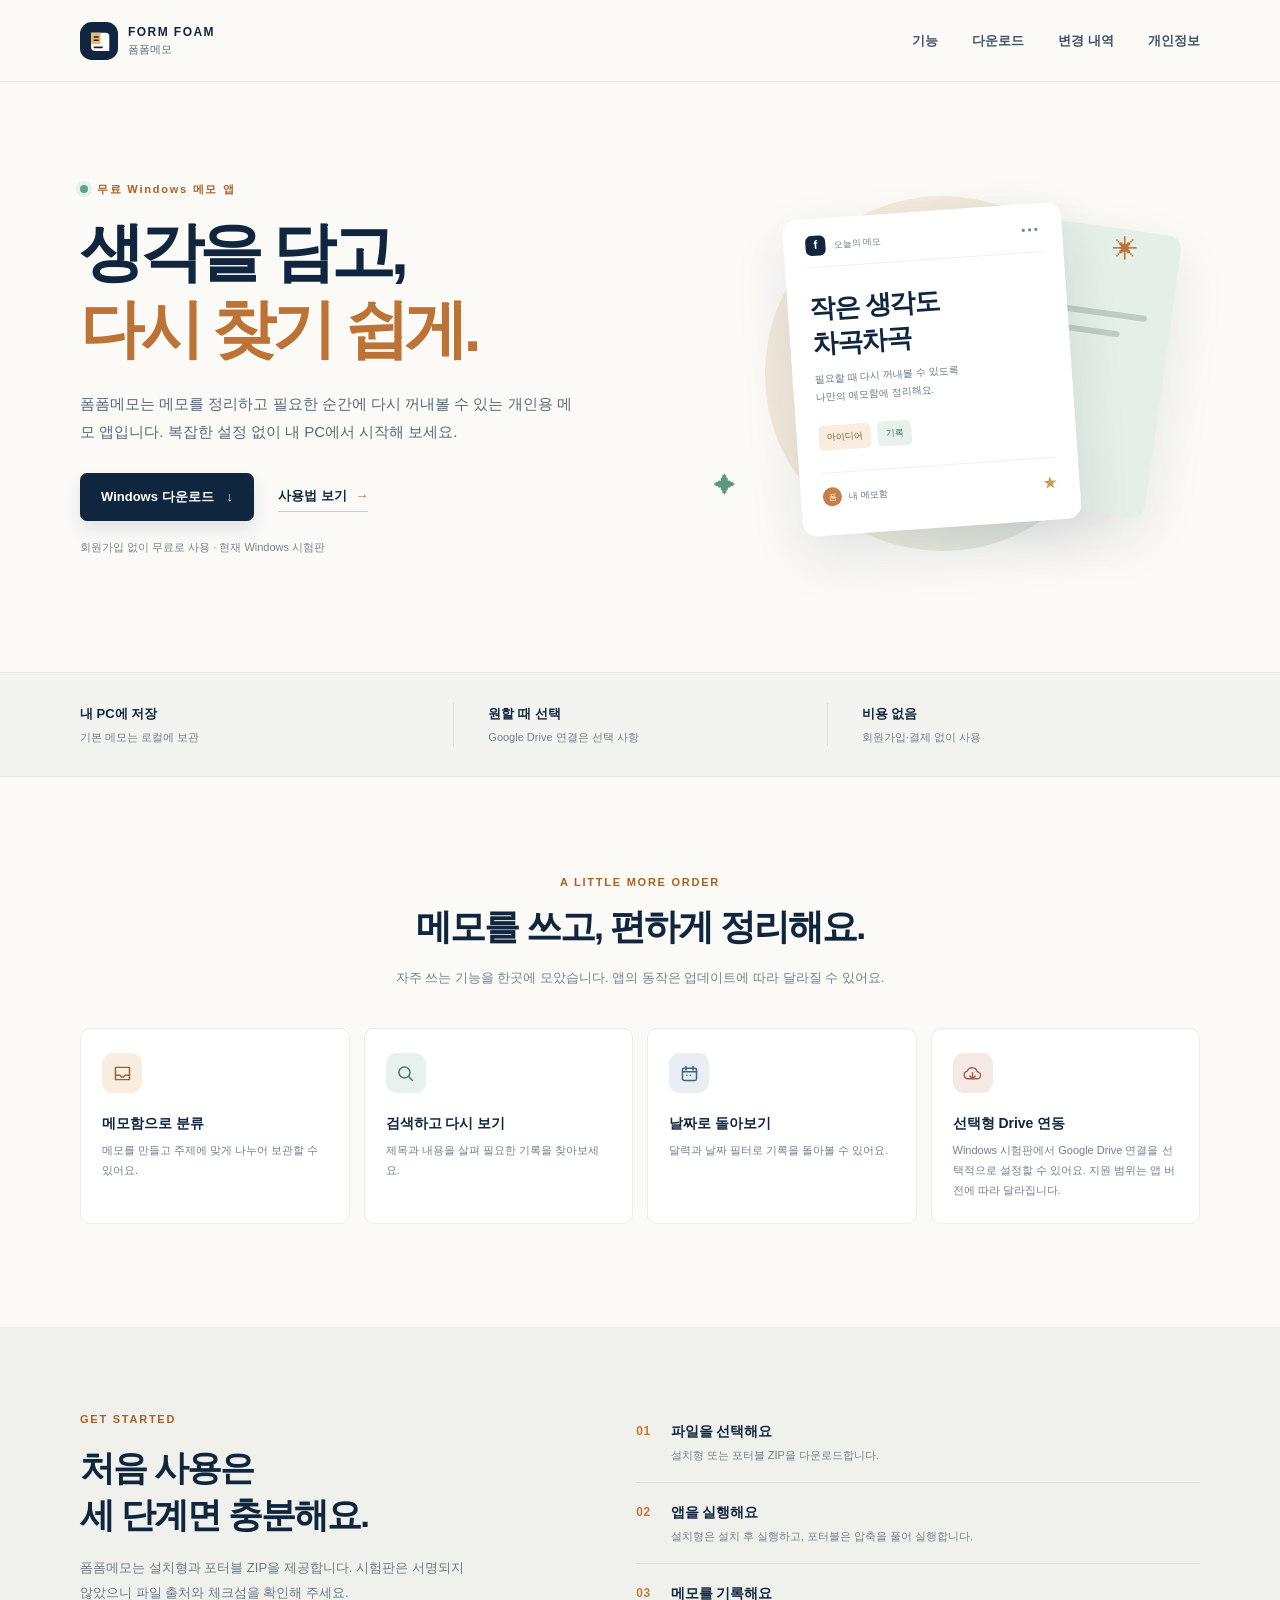
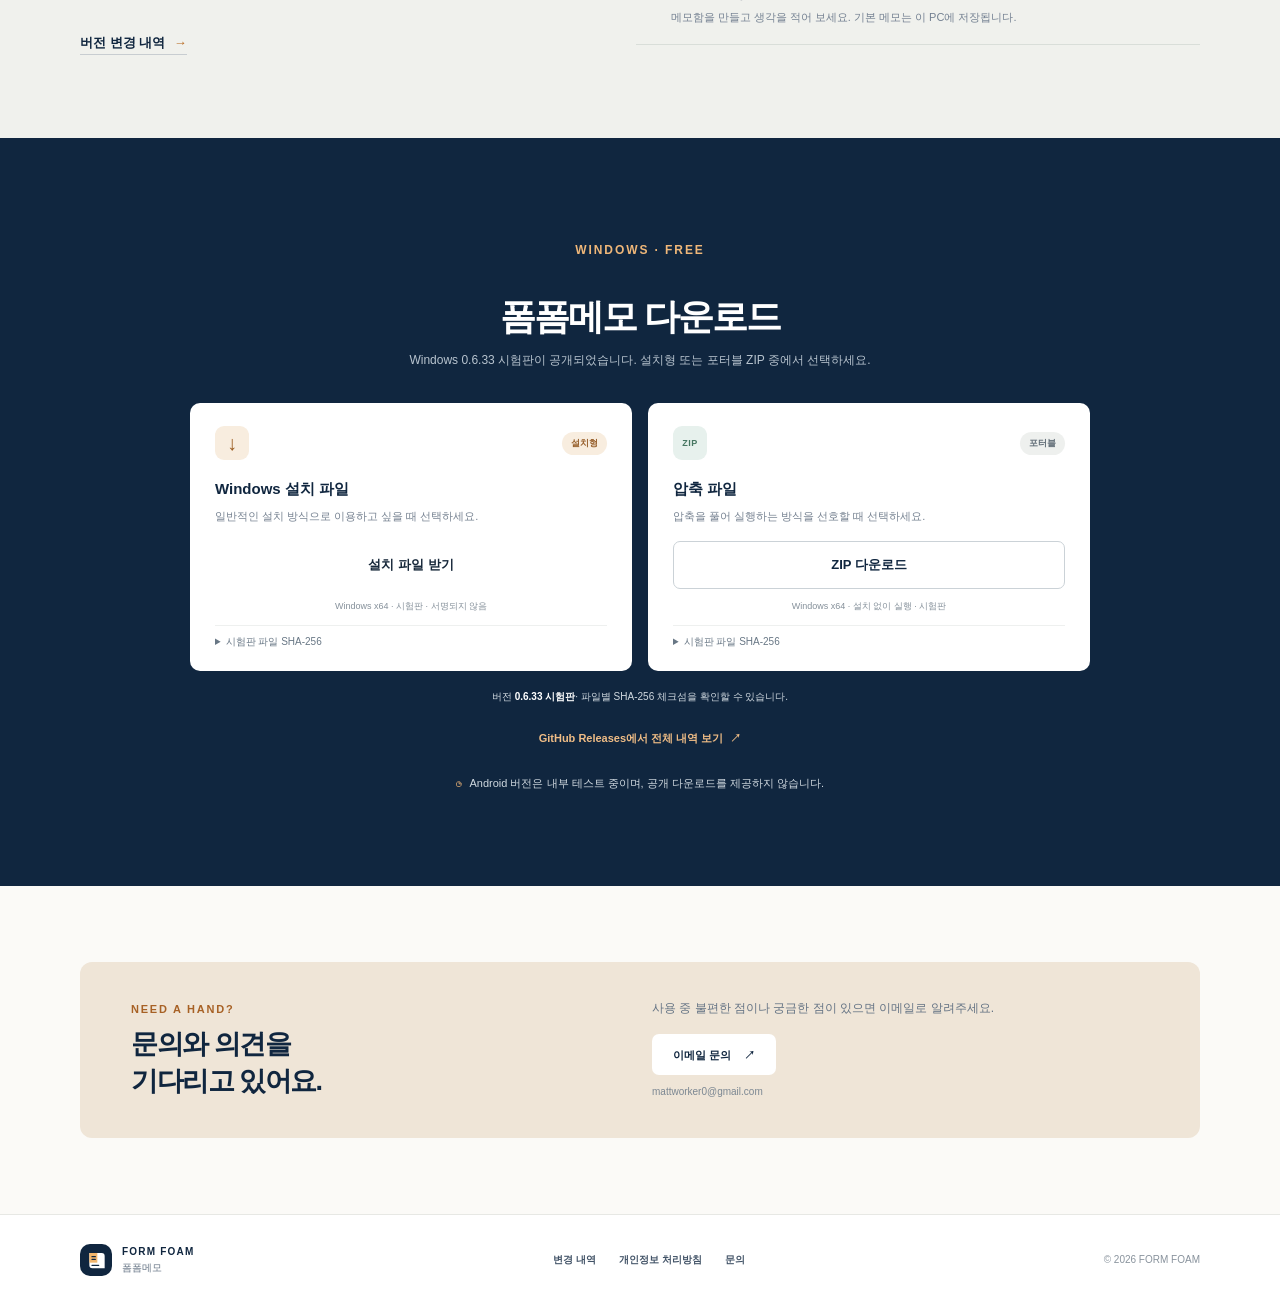
<file: index.html>
<!doctype html>
<html lang="ko">
<head>
  <meta charset="utf-8">
  <meta name="viewport" content="width=device-width, initial-scale=1">
  <meta name="theme-color" content="#10263f">
  <meta name="description" content="폼폼메모 — 생각을 담고, 필요할 때 다시 찾는 무료 메모 앱. Windows 다운로드와 사용 안내.">
  <title>폼폼메모 — FORM FOAM</title>
  <link rel="icon" href="assets/mark.svg" type="image/svg+xml">
  <link rel="stylesheet" href="assets/site.css">
  <script src="assets/release-config.js?v=1cfe684"></script>
  <script src="assets/site.js" defer></script>
</head>
<body>
  <a class="skip-link" href="#main">본문으로 건너뛰기</a>
  <header class="site-header">
    <a class="brand" href="index.html" aria-label="폼폼메모 홈">
      <img src="assets/mark.svg" width="38" height="38" alt="">
      <span><b>FORM FOAM</b><small>폼폼메모</small></span>
    </a>
    <nav aria-label="주요 메뉴">
      <a href="#features">기능</a><a href="#download">다운로드</a><a href="changelog.html">변경 내역</a><a class="nav-privacy" href="privacy.html">개인정보</a>
    </nav>
  </header>


  <main id="main">
    <section class="hero wrap">
      <div class="hero-copy">
        <p class="eyebrow"><span class="status-dot"></span> 무료 Windows 메모 앱</p>
        <h1>생각을 담고,<br><em>다시 찾기 쉽게.</em></h1>
        <p class="hero-lede">폼폼메모는 메모를 정리하고 필요한 순간에 다시 꺼내볼 수 있는 개인용 메모 앱입니다. 복잡한 설정 없이 내 PC에서 시작해 보세요.</p>
        <div class="hero-actions">
          <a class="button button-primary" href="#download">Windows 다운로드 <span aria-hidden="true">↓</span></a>
          <a class="text-link" href="#how-to">사용법 보기 <span aria-hidden="true">→</span></a>
        </div>
        <p class="hero-note">회원가입 없이 무료로 사용 · 현재 Windows 시험판</p>
      </div>
      <div class="hero-art" aria-label="폼폼메모 앱 화면을 표현한 메모 카드 일러스트" role="img">
        <div class="art-orbit"></div>
        <div class="memo-card back-card"><span class="card-stamp">IDEA</span><i></i><i></i><i class="short-line"></i></div>
        <div class="memo-card front-card"><div class="card-top"><span class="mini-mark">f</span><span class="card-date">오늘의 메모</span><span class="card-dots">•••</span></div><h2>작은 생각도<br>차곡차곡</h2><p>필요할 때 다시 꺼내볼 수 있도록<br>나만의 메모함에 정리해요.</p><div class="card-tags"><span>아이디어</span><span>기록</span></div><div class="card-footer"><span class="tiny-avatar">폼</span><span>내 메모함</span><span class="card-star">★</span></div></div>
        <span class="spark spark-one" aria-hidden="true">✳</span><span class="spark spark-two" aria-hidden="true">✦</span>
      </div>
    </section>


    <section class="trust-strip" aria-label="제품 안내"><div class="wrap trust-items"><span><b>내 PC에 저장</b><small>기본 메모는 로컬에 보관</small></span><span><b>원할 때 선택</b><small>Google Drive 연결은 선택 사항</small></span><span><b>비용 없음</b><small>회원가입·결제 없이 사용</small></span></div></section>


    <section class="section wrap" id="features">
      <div class="section-heading"><p class="eyebrow">A LITTLE MORE ORDER</p><h2>메모를 쓰고,<br class="mobile-only"> 편하게 정리해요.</h2><p>자주 쓰는 기능을 한곳에 모았습니다. 앱의 동작은 업데이트에 따라 달라질 수 있어요.</p></div>
      <div class="feature-grid">
        <article class="feature-card"><span class="feature-icon icon-inbox" aria-hidden="true"><svg viewBox="0 0 24 24"><path d="M4 5h16v14H4zM4 14h5l2 2h2l2-2h5"/></svg></span><h3>메모함으로 분류</h3><p>메모를 만들고 주제에 맞게 나누어 보관할 수 있어요.</p></article>
        <article class="feature-card"><span class="feature-icon icon-search" aria-hidden="true"><svg viewBox="0 0 24 24"><circle cx="10.8" cy="10.8" r="6.3"/><path d="m15.5 15.5 4.2 4.2"/></svg></span><h3>검색하고 다시 보기</h3><p>제목과 내용을 살펴 필요한 기록을 찾아보세요.</p></article>
        <article class="feature-card"><span class="feature-icon icon-calendar" aria-hidden="true"><svg viewBox="0 0 24 24"><rect x="4" y="6" width="16" height="14" rx="2"/><path d="M8 4v4m8-4v4M4 10h16m-11 4h.01m4-.01h.01"/></svg></span><h3>날짜로 돌아보기</h3><p>달력과 날짜 필터로 기록을 돌아볼 수 있어요.</p></article>
        <article class="feature-card"><span class="feature-icon icon-cloud" aria-hidden="true"><svg viewBox="0 0 24 24"><path d="M7 18h10a4 4 0 0 0 .4-8A6 6 0 0 0 6 9.3 4.4 4.4 0 0 0 7 18Z"/><path d="M12 11v7m-3-3 3 3 3-3"/></svg></span><h3>선택형 Drive 연동</h3><p>Windows 시험판에서 Google Drive 연결을 선택적으로 설정할 수 있어요. 지원 범위는 앱 버전에 따라 달라집니다.</p></article>
      </div>
    </section>


    <section class="how-section" id="how-to"><div class="wrap how-layout"><div><p class="eyebrow">GET STARTED</p><h2>처음 사용은<br>세 단계면 충분해요.</h2><p class="how-intro">폼폼메모는 설치형과 포터블 ZIP을 제공합니다. 시험판은 서명되지 않았으니 파일 출처와 체크섬을 확인해 주세요.</p><a href="changelog.html" class="text-link">버전 변경 내역 <span aria-hidden="true">→</span></a></div><ol class="steps"><li><span>01</span><div><h3>파일을 선택해요</h3><p>설치형 또는 포터블 ZIP을 다운로드합니다.</p></div></li><li><span>02</span><div><h3>앱을 실행해요</h3><p>설치형은 설치 후 실행하고, 포터블은 압축을 풀어 실행합니다.</p></div></li><li><span>03</span><div><h3>메모를 기록해요</h3><p>메모함을 만들고 생각을 적어 보세요. 기본 메모는 이 PC에 저장됩니다.</p></div></li></ol></div></section>


    <section class="download-section" id="download"><div class="wrap download-wrap"><div class="download-heading"><p class="eyebrow">WINDOWS · FREE</p><h2>폼폼메모 다운로드</h2><p>Windows 0.6.33 시험판이 공개되었습니다. 설치형 또는 포터블 ZIP 중에서 선택하세요.</p></div><div class="download-grid">
      <article class="download-card"><div class="download-card-top"><span class="download-icon" aria-hidden="true">↓</span><span class="pill">설치형</span></div><h3>Windows 설치 파일</h3><p>일반적인 설치 방식으로 이용하고 싶을 때 선택하세요.</p><a class="button button-disabled" data-download="installer" href="#download" aria-disabled="true">준비 중</a><small>Windows x64 · 시험판 · 서명되지 않음</small><details class="checksum"><summary>시험판 파일 SHA-256</summary><code>MemoMind-Setup-v0.6.33-rc.20261004-src8aa008c3850a.exe<br>F54CC5ADBF617308D39F66CDFE2302545B7EE2223DEC892539501F9D35238512</code></details></article>
      <article class="download-card"><div class="download-card-top"><span class="download-icon zip-icon" aria-hidden="true">ZIP</span><span class="pill pill-muted">포터블</span></div><h3>압축 파일</h3><p>압축을 풀어 실행하는 방식을 선호할 때 선택하세요.</p><a class="button button-outline button-disabled" data-download="portable" href="#download" aria-disabled="true">준비 중</a><small>Windows x64 · 설치 없이 실행 · 시험판</small><details class="checksum"><summary>시험판 파일 SHA-256</summary><code>MemoMind-Windows-x64-v0.6.33-rc.20261004-src8aa008c3850a.zip<br>703480E51DA7B4F8278F593FF3F11DC49B797DDB0E012CB76786995AB77F7D4E</code></details></article>
    </div><p class="release-meta">버전 <b>0.6.33 시험판</b><span aria-hidden="true">·</span> 파일별 SHA-256 체크섬을 확인할 수 있습니다.</p><p class="release-link-row"><a data-release-link href="#download" hidden>GitHub Releases에서 전체 내역 보기 <span aria-hidden="true">↗</span></a></p><p class="android-note"><span aria-hidden="true">◷</span> Android 버전은 내부 테스트 중이며, 공개 다운로드를 제공하지 않습니다.</p></div></section>


    <section class="contact-section wrap"><div class="contact-card"><div><p class="eyebrow">NEED A HAND?</p><h2>문의와 의견을<br>기다리고 있어요.</h2></div><div><p>사용 중 불편한 점이나 궁금한 점이 있으면 이메일로 알려주세요.</p><a class="button button-light" href="mailto:mattworker0@gmail.com">이메일 문의 <span aria-hidden="true">↗</span></a><small>mattworker0@gmail.com</small></div></div></section>
  </main>
  <footer class="site-footer"><div class="wrap footer-row"><a class="brand footer-brand" href="index.html"><img src="assets/mark.svg" width="32" height="32" alt=""><span><b>FORM FOAM</b><small>폼폼메모</small></span></a><nav aria-label="정보 및 정책"><a href="changelog.html">변경 내역</a><a href="privacy.html">개인정보 처리방침</a><a href="mailto:mattworker0@gmail.com">문의</a></nav><p>© <span data-year>2026</span> FORM FOAM</p></div></footer>
</body>
</html>
</file>
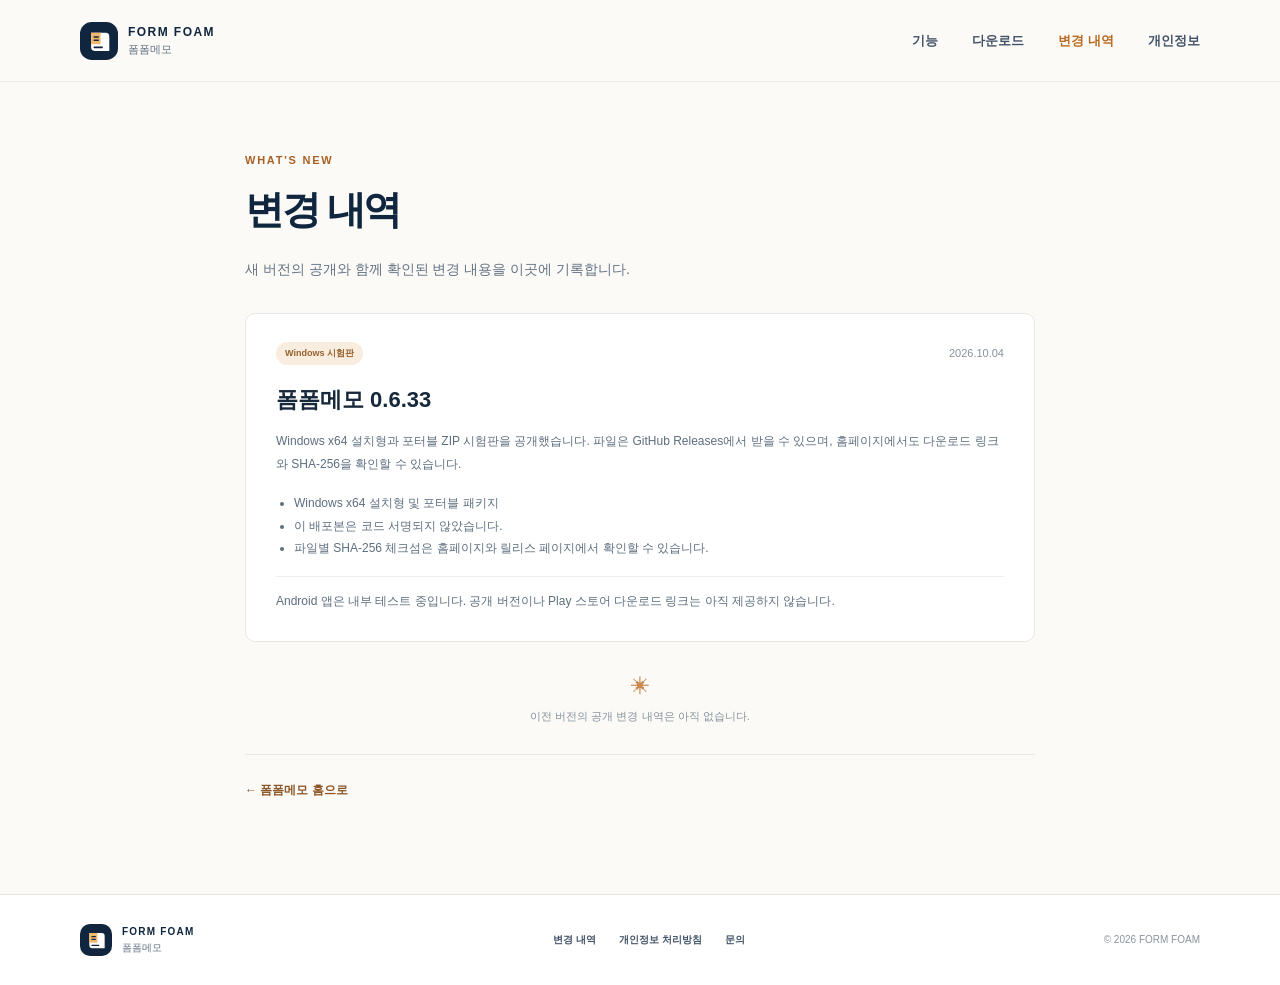
<file: changelog.html>
<!doctype html>
<html lang="ko">
<head><meta charset="utf-8"><meta name="viewport" content="width=device-width, initial-scale=1"><meta name="theme-color" content="#10263f"><meta name="description" content="폼폼메모 버전별 변경 내역"><title>변경 내역 — FORM FOAM</title><link rel="icon" href="assets/mark.svg" type="image/svg+xml"><link rel="stylesheet" href="assets/site.css"></head>
<body><a class="skip-link" href="#main">본문으로 건너뛰기</a><header class="site-header"><a class="brand" href="index.html" aria-label="폼폼메모 홈"><img src="assets/mark.svg" width="38" height="38" alt=""><span><b>FORM FOAM</b><small>폼폼메모</small></span></a><nav aria-label="주요 메뉴"><a href="index.html#features">기능</a><a href="index.html#download">다운로드</a><a aria-current="page" href="changelog.html">변경 내역</a><a class="nav-privacy" href="privacy.html">개인정보</a></nav></header>
<main id="main" class="legal-wrap changelog-page"><p class="eyebrow">WHAT'S NEW</p><h1>변경 내역</h1><p class="legal-lede">새 버전의 공개와 함께 확인된 변경 내용을 이곳에 기록합니다.</p><article class="release-entry"><div class="release-entry-heading"><span class="pill">Windows 시험판</span><time datetime="2026-10-04">2026.10.04</time></div><h2>폼폼메모 0.6.33</h2><p>Windows x64 설치형과 포터블 ZIP 시험판을 공개했습니다. 파일은 GitHub Releases에서 받을 수 있으며, 홈페이지에서도 다운로드 링크와 SHA-256을 확인할 수 있습니다.</p><ul><li>Windows x64 설치형 및 포터블 패키지</li><li>이 배포본은 코드 서명되지 않았습니다.</li><li>파일별 SHA-256 체크섬은 홈페이지와 릴리스 페이지에서 확인할 수 있습니다.</li></ul><p class="release-entry-note">Android 앱은 내부 테스트 중입니다. 공개 버전이나 Play 스토어 다운로드 링크는 아직 제공하지 않습니다.</p></article><div class="empty-release"><span aria-hidden="true">✳</span><p>이전 버전의 공개 변경 내역은 아직 없습니다.</p></div><a class="back-link" href="index.html">← 폼폼메모 홈으로</a></main>
<footer class="site-footer"><div class="wrap footer-row"><a class="brand footer-brand" href="index.html"><img src="assets/mark.svg" width="32" height="32" alt=""><span><b>FORM FOAM</b><small>폼폼메모</small></span></a><nav aria-label="정보 및 정책"><a href="changelog.html" aria-current="page">변경 내역</a><a href="privacy.html">개인정보 처리방침</a><a href="mailto:mattworker0@gmail.com">문의</a></nav><p>© 2026 FORM FOAM</p></div></footer></body></html>
</file>
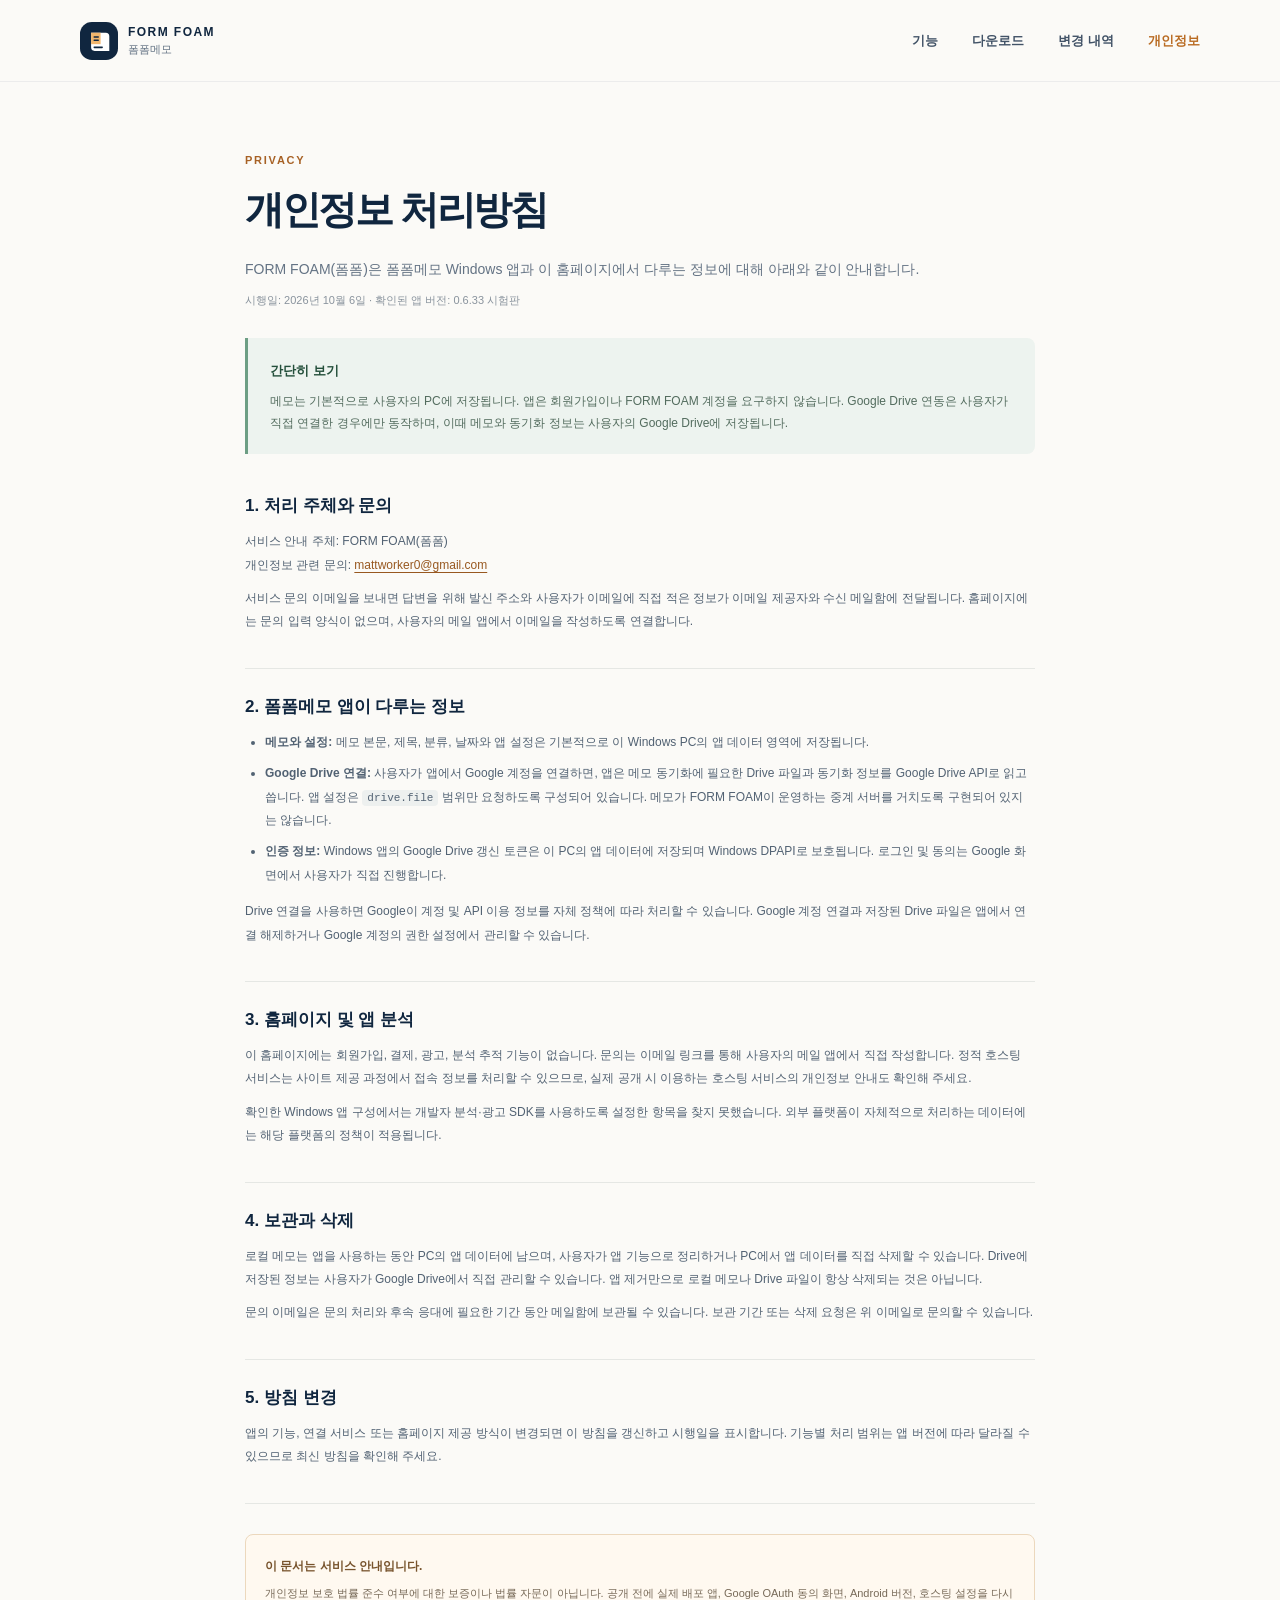
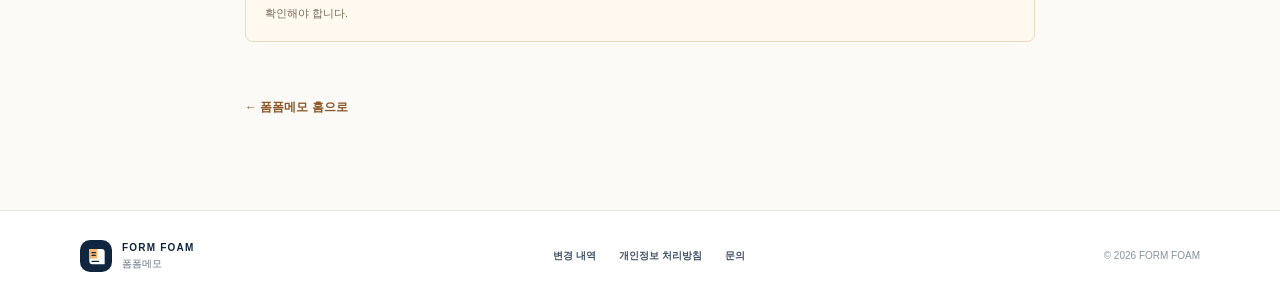
<file: privacy.html>
<!doctype html>
<html lang="ko">
<head><meta charset="utf-8"><meta name="viewport" content="width=device-width, initial-scale=1"><meta name="theme-color" content="#10263f"><meta name="description" content="폼폼메모 및 FORM FOAM 홈페이지 개인정보 처리방침"><title>개인정보 처리방침 — FORM FOAM</title><link rel="icon" href="assets/mark.svg" type="image/svg+xml"><link rel="stylesheet" href="assets/site.css"></head>
<body><a class="skip-link" href="#main">본문으로 건너뛰기</a><header class="site-header"><a class="brand" href="index.html" aria-label="폼폼메모 홈"><img src="assets/mark.svg" width="38" height="38" alt=""><span><b>FORM FOAM</b><small>폼폼메모</small></span></a><nav aria-label="주요 메뉴"><a href="index.html#features">기능</a><a href="index.html#download">다운로드</a><a href="changelog.html">변경 내역</a><a class="nav-privacy" aria-current="page" href="privacy.html">개인정보</a></nav></header>
<main id="main" class="legal-wrap"><p class="eyebrow">PRIVACY</p><h1>개인정보 처리방침</h1><p class="legal-lede">FORM FOAM(폼폼)은 폼폼메모 Windows 앱과 이 홈페이지에서 다루는 정보에 대해 아래와 같이 안내합니다.</p><p class="effective-date">시행일: 2026년 10월 6일 · 확인된 앱 버전: 0.6.33 시험판</p>
<div class="legal-callout"><b>간단히 보기</b><p>메모는 기본적으로 사용자의 PC에 저장됩니다. 앱은 회원가입이나 FORM FOAM 계정을 요구하지 않습니다. Google Drive 연동은 사용자가 직접 연결한 경우에만 동작하며, 이때 메모와 동기화 정보는 사용자의 Google Drive에 저장됩니다.</p></div>
<section class="legal-section"><h2>1. 처리 주체와 문의</h2><p>서비스 안내 주체: FORM FOAM(폼폼)<br>개인정보 관련 문의: <a href="mailto:mattworker0@gmail.com">mattworker0@gmail.com</a></p><p>서비스 문의 이메일을 보내면 답변을 위해 발신 주소와 사용자가 이메일에 직접 적은 정보가 이메일 제공자와 수신 메일함에 전달됩니다. 홈페이지에는 문의 입력 양식이 없으며, 사용자의 메일 앱에서 이메일을 작성하도록 연결합니다.</p></section>
<section class="legal-section"><h2>2. 폼폼메모 앱이 다루는 정보</h2><ul><li><b>메모와 설정:</b> 메모 본문, 제목, 분류, 날짜와 앱 설정은 기본적으로 이 Windows PC의 앱 데이터 영역에 저장됩니다.</li><li><b>Google Drive 연결:</b> 사용자가 앱에서 Google 계정을 연결하면, 앱은 메모 동기화에 필요한 Drive 파일과 동기화 정보를 Google Drive API로 읽고 씁니다. 앱 설정은 <code>drive.file</code> 범위만 요청하도록 구성되어 있습니다. 메모가 FORM FOAM이 운영하는 중계 서버를 거치도록 구현되어 있지는 않습니다.</li><li><b>인증 정보:</b> Windows 앱의 Google Drive 갱신 토큰은 이 PC의 앱 데이터에 저장되며 Windows DPAPI로 보호됩니다. 로그인 및 동의는 Google 화면에서 사용자가 직접 진행합니다.</li></ul><p>Drive 연결을 사용하면 Google이 계정 및 API 이용 정보를 자체 정책에 따라 처리할 수 있습니다. Google 계정 연결과 저장된 Drive 파일은 앱에서 연결 해제하거나 Google 계정의 권한 설정에서 관리할 수 있습니다.</p></section>
<section class="legal-section"><h2>3. 홈페이지 및 앱 분석</h2><p>이 홈페이지에는 회원가입, 결제, 광고, 분석 추적 기능이 없습니다. 문의는 이메일 링크를 통해 사용자의 메일 앱에서 직접 작성합니다. 정적 호스팅 서비스는 사이트 제공 과정에서 접속 정보를 처리할 수 있으므로, 실제 공개 시 이용하는 호스팅 서비스의 개인정보 안내도 확인해 주세요.</p><p>확인한 Windows 앱 구성에서는 개발자 분석·광고 SDK를 사용하도록 설정한 항목을 찾지 못했습니다. 외부 플랫폼이 자체적으로 처리하는 데이터에는 해당 플랫폼의 정책이 적용됩니다.</p></section>
<section class="legal-section"><h2>4. 보관과 삭제</h2><p>로컬 메모는 앱을 사용하는 동안 PC의 앱 데이터에 남으며, 사용자가 앱 기능으로 정리하거나 PC에서 앱 데이터를 직접 삭제할 수 있습니다. Drive에 저장된 정보는 사용자가 Google Drive에서 직접 관리할 수 있습니다. 앱 제거만으로 로컬 메모나 Drive 파일이 항상 삭제되는 것은 아닙니다.</p><p>문의 이메일은 문의 처리와 후속 응대에 필요한 기간 동안 메일함에 보관될 수 있습니다. 보관 기간 또는 삭제 요청은 위 이메일로 문의할 수 있습니다.</p></section>
<section class="legal-section"><h2>5. 방침 변경</h2><p>앱의 기능, 연결 서비스 또는 홈페이지 제공 방식이 변경되면 이 방침을 갱신하고 시행일을 표시합니다. 기능별 처리 범위는 앱 버전에 따라 달라질 수 있으므로 최신 방침을 확인해 주세요.</p></section>
<aside class="legal-review"><b>이 문서는 서비스 안내입니다.</b><p>개인정보 보호 법률 준수 여부에 대한 보증이나 법률 자문이 아닙니다. 공개 전에 실제 배포 앱, Google OAuth 동의 화면, Android 버전, 호스팅 설정을 다시 확인해야 합니다.</p></aside>
<a class="back-link" href="index.html">← 폼폼메모 홈으로</a></main>
<footer class="site-footer"><div class="wrap footer-row"><a class="brand footer-brand" href="index.html"><img src="assets/mark.svg" width="32" height="32" alt=""><span><b>FORM FOAM</b><small>폼폼메모</small></span></a><nav aria-label="정보 및 정책"><a href="changelog.html">변경 내역</a><a href="privacy.html" aria-current="page">개인정보 처리방침</a><a href="mailto:mattworker0@gmail.com">문의</a></nav><p>© 2026 FORM FOAM</p></div></footer></body></html>
</file>
<file: assets/site.css>
:root{--navy:#10263f;--navy-2:#183854;--ink:#17283a;--muted:#647384;--paper:#fbfaf7;--white:#fff;--line:#e6e7e5;--orange:#efaa5c;--peach:#f9ead7;--mint:#dfeee8;--shadow:0 22px 55px #0e233019;--font:'Segoe UI','Malgun Gothic','Noto Sans KR',sans-serif}
*{box-sizing:border-box}html{scroll-behavior:smooth;scroll-padding-top:86px}body{margin:0;background:var(--paper);color:var(--ink);font-family:var(--font);font-size:16px;line-height:1.65;-webkit-font-smoothing:antialiased}a{color:inherit}button,a{-webkit-tap-highlight-color:transparent}a:focus-visible{outline:3px solid #d6812a;outline-offset:4px;border-radius:4px}.wrap{width:min(1120px,calc(100% - 48px));margin-inline:auto}.skip-link{position:absolute;left:16px;top:-60px;padding:10px 14px;background:#fff;z-index:20;border:2px solid var(--navy)}.skip-link:focus{top:12px}.site-header{height:82px;padding:0 max(24px,calc((100vw - 1120px)/2));display:flex;align-items:center;justify-content:space-between;background:#fbfaf7ee;border-bottom:1px solid #162c3f10;position:sticky;top:0;z-index:10;backdrop-filter:blur(14px)}.brand{display:flex;align-items:center;gap:10px;text-decoration:none;color:var(--navy)}.brand img{display:block}.brand b,.brand small{display:block;line-height:1.2}.brand b{letter-spacing:.12em;font-size:12px;font-weight:800}.brand small{font-size:11px;color:var(--muted);margin-top:4px}.site-header nav,.site-footer nav{display:flex;align-items:center;gap:34px}.site-header nav a,.site-footer nav a{font-size:13px;text-decoration:none;font-weight:600;color:#425367}.site-header nav a:hover,.site-footer nav a:hover,.site-header nav a[aria-current=page]{color:#b96b22}.hero{min-height:590px;display:grid;grid-template-columns:1.06fr .94fr;align-items:center;gap:25px;padding-top:46px;padding-bottom:53px}.eyebrow{font-size:11px;letter-spacing:.16em;font-weight:800;color:#a76125;margin:0 0 16px}.hero .eyebrow{display:flex;align-items:center;gap:9px}.status-dot{width:8px;height:8px;border-radius:50%;background:#58a78a;box-shadow:0 0 0 4px #58a78a20}.hero h1{font-size:clamp(48px,5vw,68px);letter-spacing:-.07em;line-height:1.19;color:var(--navy);margin:0;font-weight:800}.hero h1 em{font-style:normal;color:#bd7336}.hero-lede{max-width:500px;color:#59697a;margin:23px 0 26px;line-height:1.9;font-size:15px}.hero-actions{display:flex;align-items:center;gap:24px}.button{min-height:48px;display:inline-flex;align-items:center;justify-content:center;gap:13px;padding:0 21px;border-radius:7px;text-decoration:none;font-size:13px;font-weight:700;transition:transform .18s ease,background .18s ease,border-color .18s ease}.button:hover:not(.button-disabled){transform:translateY(-2px)}.button-primary{background:var(--navy);color:#fff;box-shadow:0 8px 18px #10263f1c}.button-primary:hover{background:#234563}.text-link{font-size:13px;font-weight:700;color:var(--navy);text-decoration:none;border-bottom:1px solid #c8cdd1;padding:4px 0}.text-link span{padding-left:5px;color:#b96b22}.hero-note{font-size:11px;color:#788493;margin-top:17px}.hero-art{height:425px;position:relative;display:grid;place-items:center;isolation:isolate}.art-orbit{position:absolute;width:355px;height:355px;border-radius:50%;background:linear-gradient(145deg,#f2eadc,#f1e8d9 58%,#dbece4);z-index:-1}.art-orbit:after{content:"";position:absolute;inset:27px;border:1px solid #fff9;border-radius:50%}.memo-card{position:absolute;border-radius:14px;box-shadow:var(--shadow)}.back-card{width:230px;height:285px;right:36px;top:59px;transform:rotate(8deg);background:#e4efe8;padding:28px 24px}.card-stamp{display:inline-block;border:1px solid #7e9a88;color:#526d5c;border-radius:30px;padding:3px 10px;font-size:9px;letter-spacing:.12em;font-weight:700}.back-card i{display:block;height:6px;border-radius:10px;background:#bdcdc2;margin-top:28px;width:100%}.back-card i+i{margin-top:13px;width:86%}.back-card i+i+i{margin-top:13px;width:71%}.back-card .short-line{width:48%}.front-card{width:279px;min-height:317px;left:50%;top:50px;transform:translateX(-54%) rotate(-4deg);background:#fff;padding:18px 22px 15px}.card-top{height:31px;display:flex;align-items:center;gap:8px;border-bottom:1px solid #edf0ee;padding-bottom:12px}.mini-mark{width:20px;height:20px;border-radius:6px;background:var(--navy);color:#fff;display:grid;place-items:center;font-size:12px;font-weight:700}.card-date{font-size:9px;color:#718092}.card-dots{margin-left:auto;color:#778797;font-size:12px;letter-spacing:2px}.front-card h2{font-size:26px;line-height:1.36;letter-spacing:-.05em;color:var(--navy);margin:24px 0 8px}.front-card p{font-size:10px;line-height:1.8;color:#697889;margin:0}.card-tags{display:flex;gap:7px;margin-top:19px}.card-tags span{font-size:9px;color:#855824;background:#f8eddf;padding:5px 8px;border-radius:5px}.card-tags span+span{color:#427462;background:#e8f2ed}.card-footer{display:flex;align-items:center;gap:7px;border-top:1px solid #edf0ee;margin-top:22px;padding-top:12px;font-size:9px;color:#637181}.tiny-avatar{width:19px;height:19px;border-radius:50%;display:grid;place-items:center;color:#fff;background:#c78049;font-size:8px}.card-star{margin-left:auto;color:#ce9a57;font-size:15px}.spark{position:absolute;color:#bd7336}.spark-one{right:62px;top:68px;font-size:25px}.spark-two{left:29px;bottom:82px;color:#5d987d;font-size:22px}.trust-strip{background:#f3f3ef;border-block:1px solid #e8e8e2}.trust-items{min-height:103px;display:grid;grid-template-columns:repeat(3,1fr);align-items:center}.trust-items>span{display:block;padding-left:34px;border-left:1px solid #dedfd9}.trust-items>span:first-child{padding-left:0;border-left:0}.trust-items b,.trust-items small{display:block}.trust-items b{color:var(--navy);font-size:13px}.trust-items small{color:#718092;font-size:11px;margin-top:4px}.section{padding-block:96px 103px}.section-heading{text-align:center;margin-bottom:40px}.section-heading .eyebrow{margin-bottom:12px}.section-heading h2,.how-section h2,.download-heading h2,.contact-card h2{font-size:36px;line-height:1.35;letter-spacing:-.055em;color:var(--navy);margin:0}.section-heading>p:last-child{font-size:13px;color:#758191;margin:15px 0 0}.mobile-only{display:none}.feature-grid{display:grid;grid-template-columns:repeat(4,1fr);gap:14px}.feature-card{background:#fff;border:1px solid #ebedeb;border-radius:10px;padding:24px 21px 22px;min-height:193px;transition:transform .2s ease,box-shadow .2s ease}.feature-card:hover{transform:translateY(-3px);box-shadow:0 12px 32px #0e23300b}.feature-icon{width:40px;height:40px;border-radius:11px;display:grid;place-items:center}.feature-icon svg{width:21px;height:21px;fill:none;stroke:currentColor;stroke-width:1.7;stroke-linecap:round;stroke-linejoin:round}.icon-inbox{background:#f8eddf;color:#9d6228}.icon-search{background:#e7f1ed;color:#447864}.icon-calendar{background:#e9eef4;color:#426283}.icon-cloud{background:#f5e9e5;color:#a8604d}.feature-card h3{font-size:14px;color:var(--navy);margin:19px 0 6px}.feature-card p{font-size:11px;line-height:1.8;color:#728091;margin:0}.how-section{background:#f0f1ed;padding-block:83px}.how-layout{display:grid;grid-template-columns:.9fr 1.1fr;gap:95px;align-items:center}.how-section h2{font-size:35px}.how-intro{font-size:13px;line-height:1.9;color:#6a7989;max-width:390px;margin:18px 0 23px}.steps{padding:0;margin:0;list-style:none}.steps li{display:flex;gap:20px;padding:18px 0;border-bottom:1px solid #d9ded9}.steps li:first-child{padding-top:0}.steps li>span{color:#c37a37;font-size:12px;font-weight:800;letter-spacing:.04em;margin-top:2px}.steps h3{font-size:14px;color:var(--navy);margin:0 0 3px}.steps p{font-size:11px;color:#738091;margin:0}.download-section{padding-block:93px;background:var(--navy);color:#fff}.download-wrap{max-width:900px}.download-heading{text-align:center}.download-heading .eyebrow{color:#efb779}.download-heading h2{color:#fff}.download-heading p{font-size:12px;color:#b8c4cf;margin:10px 0 32px}.download-grid{display:grid;grid-template-columns:repeat(2,1fr);gap:16px}.download-card{background:#fff;color:var(--ink);border-radius:10px;padding:23px 25px 21px}.download-card-top{display:flex;align-items:center;justify-content:space-between}.download-icon{width:34px;height:34px;border-radius:9px;background:#f8eddf;color:#9b5d21;display:grid;place-items:center;font-size:20px;font-weight:700}.zip-icon{font-size:9px;letter-spacing:.05em;background:#e7f1ed;color:#477762}.pill{padding:4px 9px;border-radius:30px;font-size:9px;font-weight:700;color:#98612e;background:#f8eddf}.pill-muted{background:#eef0ee;color:#626e78}.download-card h3{font-size:15px;color:var(--navy);margin:17px 0 5px}.download-card p{font-size:11px;color:#758190;margin:0 0 16px}.download-card .button{width:100%;margin-bottom:10px}.button-disabled{background:#e6e8e8;color:#717b84;cursor:not-allowed;border:1px solid #d9ddde}.button-outline{background:#fff;border:1px solid #cbd2d7;color:var(--navy)}.button-light{background:#fff;color:var(--navy)}.download-card small{display:block;text-align:center;color:#85909a;font-size:9px}.release-meta{text-align:center;font-size:10px;color:#d0d9e0;margin:18px 0}.release-meta b{color:#fff}.android-note{text-align:center;font-size:11px;color:#d0d9e0;margin:24px 0 0}.android-note span{color:#f0b678;margin-right:5px}.contact-section{padding-block:76px}.contact-card{background:#efe5d7;border-radius:12px;padding:37px 51px;display:grid;grid-template-columns:1fr 1fr;gap:24px;align-items:center}.contact-card .eyebrow{margin-bottom:8px}.contact-card h2{font-size:27px}.contact-card>div+div p{font-size:12px;color:#647384;margin:0 0 16px}.contact-card .button{min-height:41px;font-size:11px}.contact-card small{display:block;font-size:10px;color:#7b8792;margin-top:9px}.site-footer{border-top:1px solid #e7e8e4;background:#fff}.footer-row{min-height:90px;display:flex;align-items:center;justify-content:space-between}.footer-brand b{font-size:10px}.footer-brand small{font-size:10px}.site-footer nav{gap:23px}.site-footer nav a{font-size:10px}.footer-row>p{font-size:10px;color:#89939d;margin:0}.legal-wrap{width:min(790px,calc(100% - 48px));margin:0 auto;padding:69px 0 91px}.legal-wrap>.eyebrow{margin-bottom:9px}.legal-wrap h1{font-size:39px;letter-spacing:-.06em;color:var(--navy);margin:0}.legal-lede{font-size:14px;line-height:1.9;color:#647384;margin:14px 0 8px}.effective-date{font-size:11px;color:#89939d;margin:0 0 29px}.legal-callout{background:#edf3ef;border-left:3px solid #6d9e84;border-radius:0 8px 8px 0;padding:19px 22px;margin-bottom:38px}.legal-callout b{font-size:13px;color:#244f3b}.legal-callout p{font-size:12px;color:#536c5e;line-height:1.9;margin:6px 0 0}.legal-section{padding:0 0 24px;margin-bottom:24px;border-bottom:1px solid #e5e7e4}.legal-section h2{font-size:17px;color:var(--navy);margin:0 0 10px}.legal-section p,.legal-section li{font-size:12px;line-height:1.95;color:#526273}.legal-section p{margin:0 0 10px}.legal-section ul{padding-left:20px;margin:0 0 13px}.legal-section li+li{margin-top:8px}.legal-section a{color:#985820;text-underline-offset:3px}.legal-section code{font-size:11px;background:#edf0ef;padding:2px 5px;border-radius:4px}.legal-review{padding:17px 19px;border:1px solid #ecd8bd;border-radius:8px;background:#fff9f0;margin:30px 0}.legal-review b{font-size:12px;color:#77532c}.legal-review p{font-size:11px;color:#786a58;line-height:1.85;margin:5px 0 0}.back-link{display:inline-block;color:#8e5728;font-size:12px;font-weight:700;text-decoration:none;margin-top:26px}.release-entry{margin-top:30px;padding:28px 30px;border:1px solid #e5e8e5;border-radius:10px;background:#fff}.release-entry-heading{display:flex;align-items:center;justify-content:space-between}.release-entry time{font-size:11px;color:#87919b}.release-entry h2{font-size:22px;margin:17px 0 9px}.release-entry p,.release-entry li{font-size:12px;line-height:1.9;color:#5d6e7f}.release-entry ul{padding-left:18px}.release-entry-note{margin-bottom:0;padding-top:13px;border-top:1px solid #edf0ee}.empty-release{border-bottom:1px solid #e6e8e5;padding:29px;text-align:center;color:#86919b;font-size:11px}.empty-release span{font-size:19px;color:#ca8952}.empty-release p{margin:5px 0 0}
@media(max-width:850px){.hero{grid-template-columns:1fr .82fr;gap:0}.hero h1{font-size:54px}.hero-art{transform:scale(.9);transform-origin:center right}.feature-grid{grid-template-columns:repeat(2,1fr)}.how-layout{gap:45px}.site-header nav{gap:20px}.contact-card{padding-inline:34px}}
@media(max-width:620px){html{scroll-padding-top:70px}.wrap{width:calc(100% - 38px)}.site-header{height:68px;padding-inline:19px}.brand{gap:8px}.brand img{width:34px;height:34px}.brand b{font-size:10px}.brand small{font-size:10px}.site-header nav{gap:14px}.site-header nav a{font-size:10px}.site-header nav a:first-child,.site-header nav a:nth-child(3){display:none}.hero{display:flex;flex-direction:column;align-items:stretch;min-height:unset;padding-top:46px;padding-bottom:28px;gap:2px}.hero-copy{position:relative;z-index:1}.hero h1{font-size:49px}.hero-lede{font-size:13px;margin:17px 0 20px;max-width:420px}.hero-actions{gap:17px}.button{min-height:45px;padding-inline:16px;font-size:11px}.hero-note{font-size:10px;margin-top:12px}.hero-art{height:324px;transform:none;transform-origin:center;margin-top:0;overflow:hidden}.art-orbit{width:274px;height:274px}.front-card{width:228px;min-height:273px;padding:15px 17px;top:26px;transform:translateX(-57%) rotate(-4deg)}.front-card h2{font-size:22px;margin-top:18px}.front-card p{font-size:9px}.back-card{width:194px;height:244px;top:39px;right:16px;padding:23px 19px}.spark-one{right:22px;top:31px}.spark-two{left:11px;bottom:53px}.trust-items{width:calc(100% - 38px);min-height:unset;padding-block:18px;grid-template-columns:1fr;gap:13px}.trust-items>span,.trust-items>span:first-child{padding:0 0 0 13px;border-left:2px solid #d8dcd6}.trust-items b{font-size:11px}.trust-items small{font-size:10px;margin-top:0}.section{padding-block:65px 70px}.section-heading{margin-bottom:25px}.section-heading h2{font-size:28px}.section-heading>p:last-child{font-size:11px}.mobile-only{display:block}.feature-grid{gap:9px}.feature-card{min-height:177px;padding:17px 14px}.feature-icon{width:35px;height:35px}.feature-card h3{font-size:12px;margin-top:14px}.feature-card p{font-size:10px}.how-section{padding-block:60px}.how-layout{grid-template-columns:1fr;gap:29px}.how-section h2{font-size:29px}.how-intro{font-size:11px;margin:12px 0 14px}.steps li{gap:14px;padding:15px 0}.steps h3{font-size:12px}.steps p{font-size:10px}.download-section{padding-block:64px}.download-heading h2{font-size:27px}.download-heading p{font-size:10px;margin-bottom:23px}.download-grid{grid-template-columns:1fr;gap:11px}.download-card{padding:19px}.download-card h3{margin-top:13px}.download-card p{margin-bottom:12px}.release-meta{font-size:9px;line-height:1.8}.android-note{font-size:10px}.contact-section{padding-block:48px}.contact-card{grid-template-columns:1fr;padding:25px 23px;gap:13px}.contact-card h2{font-size:23px}.contact-card>div+div p{font-size:11px}.footer-row{padding-block:18px;min-height:unset;display:grid;grid-template-columns:1fr auto;gap:17px}.footer-row nav{grid-column:1 / -1;grid-row:2;justify-content:flex-start;gap:16px}.site-footer nav a{font-size:9px}.footer-row>p{grid-column:2;grid-row:1;font-size:9px}.legal-wrap{width:calc(100% - 40px);padding:48px 0 65px}.legal-wrap h1{font-size:31px}.legal-lede{font-size:12px}.legal-callout{padding:15px 16px;margin-bottom:28px}.legal-callout p,.legal-section p,.legal-section li{font-size:11px}.legal-section h2{font-size:15px}.legal-review{padding:14px 15px}.release-entry{padding:20px 18px}.release-entry h2{font-size:19px}.release-entry p,.release-entry li{font-size:11px}}
@media(prefers-reduced-motion:reduce){*,*::before,*::after{scroll-behavior:auto!important;transition:none!important;animation:none!important}}
.checksum{margin-top:11px;border-top:1px solid #eef0ef;padding-top:8px}.checksum summary{cursor:pointer;color:#687785;font-size:10px;text-align:left}.checksum code{display:block;white-space:normal;overflow-wrap:anywhere;color:#526273;font-size:8px;line-height:1.6;margin-top:6px}
.release-link-row{text-align:center;margin:12px 0 0}.release-link-row a{color:#f0bd86;font-size:11px;font-weight:600;text-decoration:none}.release-link-row a span{padding-left:4px}.release-link-row [hidden]{display:none}
</file>
